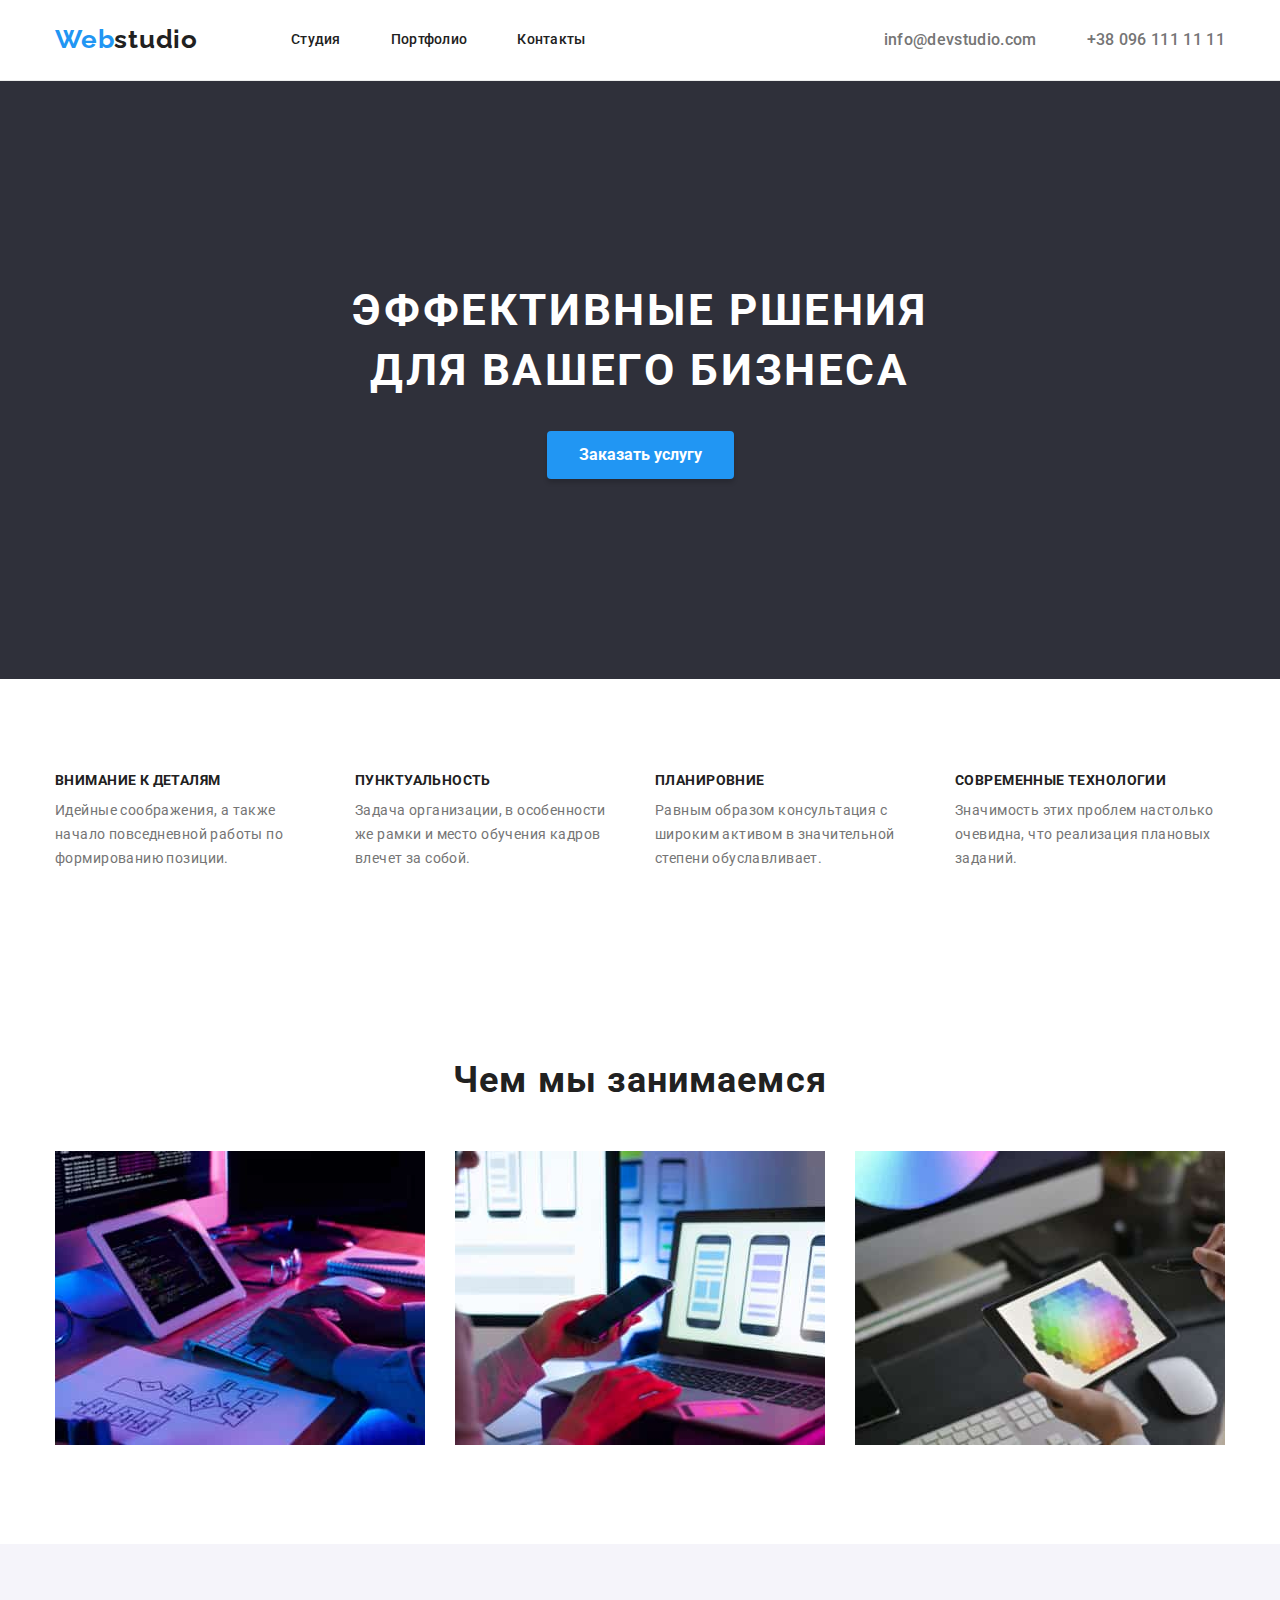
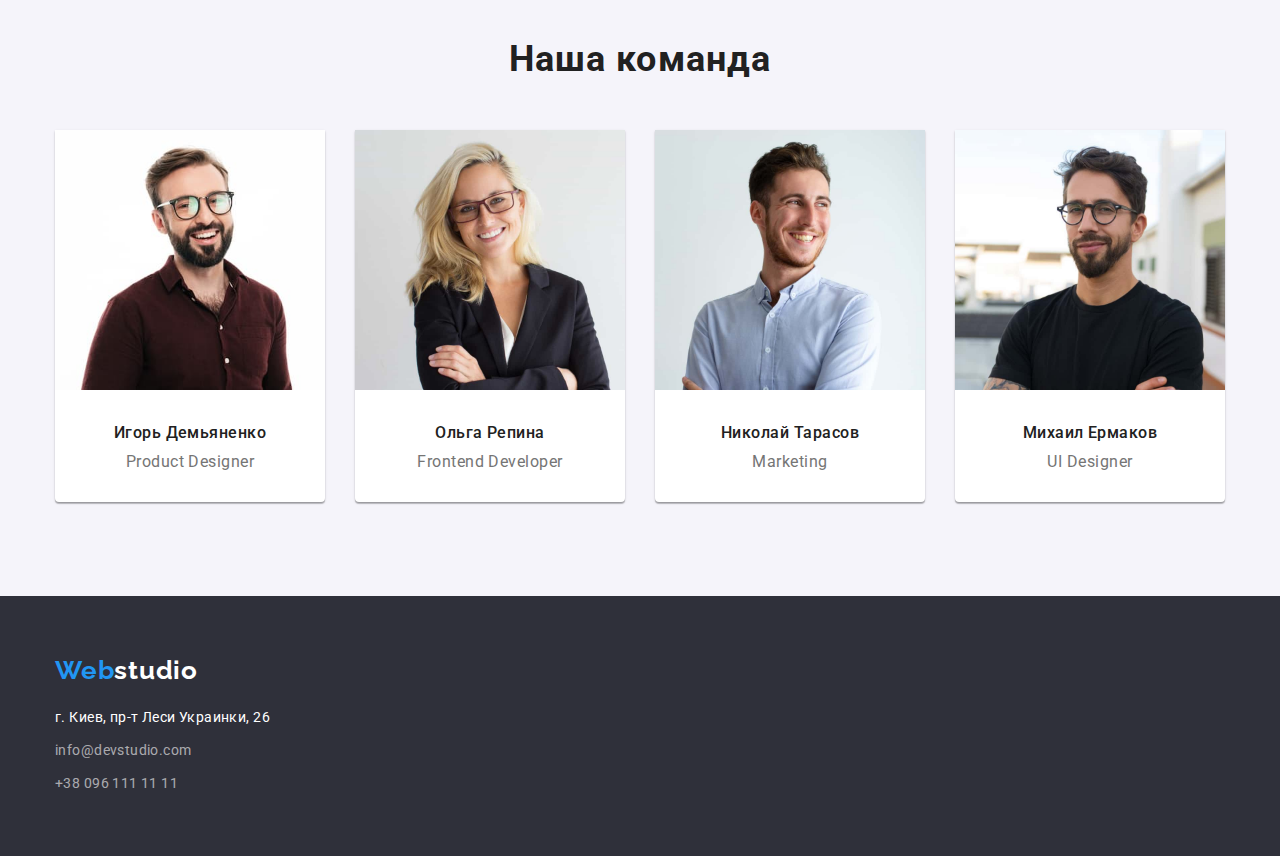
<file: index.html>
<!DOCTYPE html>
<html lang="ru">

<head>
    <meta charset="UTF-8">
    <meta http-equiv="X-UA-Compatible" content="IE=edge">
    <meta name="viewport" content="width=device-width, initial-scale=1.0">
    <title>Webstudio</title>
    <link rel="preconnect" href="https://fonts.gstatic.com">

    <link
        href="https://fonts.googleapis.com/css2?family=Raleway:wght@700&family=Roboto:wght@400;500;700;900&display=swap"
        rel="stylesheet">


    <link rel="stylesheet"
        href="https://cdnjs.cloudflare.com/ajax/libs/modern-normalize/1.0.0/modern-normalize.min.css" />


    <link rel="stylesheet" href="./css/styles.css" />

</head>



<header class="header">
    <div class="container">
        <nav class="header-nav">
            <a href="./index.html" lang="en" class="logo"><span class="logo-accent">Web</span>studio</a>

            <ul class="site-nav">
                <li class="item"> <a href="./index.html" class="test-link">Студия</a></li>
                <li class="item"> <a href="./portfolio.html" class="test-link">Портфолио</a></li>
                <li class="item"> <a href="" class="test-link">Контакты</a></li>
            </ul>
        </nav>

        <ul class="adress">
            <li class="item"> <a href="info@devstudio.com" class="header-adress">info@devstudio.com</a></li>
            <li class="item"> <a href="tel:+380961111111" class="header-adress">+38 096 111 11 11</a></li>
        </ul>
    </div>
</header>


<main>
    <section class="title">
        <div class="title-align">
            <h1 class="main-title">Эффективные ршения<br> для вашего бизнеса</h1>
            <button type="button" class="btn-order">Заказать услугу</button>
        </div>
    </section>


    <section class="section">
        <!-- Скрытый заголовой к Секции2
            <h2>Наши особенности</h2> -->
        <div class="container">
            <ul class="features">
                <li class="features-list">
                    <h3 class="features-title">Внимание к деталям</h3>
                    <p class="features-subject">
                        Идейные соображения, а также начало повседневной работы по формированию позиции.
                    </p>
                </li>

                <li class="features-list">
                    <h3 class="features-title">Пунктуальность</h3>
                    <p class="features-subject">
                        Задача организации, в особенности же рамки и место обучения кадров влечет за собой.
                    </p>
                </li>

                <li class="features-list">
                    <h3 class="features-title">Планировние</h3>
                    <p class="features-subject">
                        Равным образом консультация с широким активом в значительной степени обуславливает.
                    </p>
                </li>

                <li class="features-list">
                    <h3 class="features-title">Современные технологии</h3>
                    <p class="features-subject">
                        Значимость этих проблем настолько очевидна, что реализация плановых заданий.
                    </p>

                </li>
            </ul>
        </div>
    </section>




    <!--Чем занимаемся-->
    <section class="section service-space">
        <div class="container">
            <h2 class="section-title">Чем мы занимаемся</h2>
            <ul class="service">
                <li class="service-item">
                    <img src="./images/img.jpg" alt="Разработка" width="370" height="294">
                </li>

                <li class="service-item">
                    <img src="./images/img1.jpg" alt="Проэктирование" width="370" height="294">
                </li>
                <li class="service-item">
                    <img src="./images/img2.jpg" alt="Дизайн" width="370" height="294">
                </li>
            </ul>
        </div>
    </section>

    <!--TEAM-->
    <section class="section command">
        <div class="container">
            <h2 class="section-title">Наша команда</h2>
            <ul class="team">
                <li class="team-item">
                    <img src="./images/foto1.jpg" alt="Продакт менеджер" width="270" height="260">

                    <div class="member">
                        <h3 class="picture-name">Игорь Демьяненко</h3>
                        <p lang="en" class="position">Product Designer</p>
                    </div>
                </li>

                <li class="team-item">
                    <img src="./images/foto2.jpg" alt="Фронтенд разработчик" width="270" height="260">
                    <div class="member">
                        <h3 class="picture-name">Ольга Репина</h3>
                        <p lang="en" class="position">Frontend Developer</p>
                    </div>
                </li>

                <li class="team-item">
                    <img src="./images/foto3.jpg" alt="Маркетинг" width="270" height="260">

                    <div class="member">
                        <h3 class="picture-name">Николай Тарасов</h3>
                        <p lang="en" class="position">Marketing</p>
                    </div>
                </li>

                <li class="team-item">
                    <img src="./images/foto4.jpg" alt="Дизайнер" width="270" height="260">
                    <div class="member">
                        <h3 class="picture-name">Михаил Ермаков</h3>
                        <p lang="en" class="position">UI Designer</p>
                    </div>
                </li>
            </ul>
        </div>
    </section>
</main>

<!--Контакты-->
<footer class="footer">
    <div class="container">
        <li><a href="./index.html" lang="en" class="logo"><span class="logo-accent">Web</span>studio</a>
        </li>
        <address>
            <ul class="footer-nav">

                <li><a href="https://goo.gl/maps/8NbSCPgEPVCYa1LM7" class="footer-adress">г. Киев, пр-т Леси
                        Украинки,
                        26</a></li>
                <li> <a href="info@devstudio.com" class="footer-adress-mail">info@devstudio.com</a></li>
                <li> <a href="tel:+380961111111" class="footer-adress-tel">+38 096 111 11 11</a></li>
            </ul>
    </div>
    </address>
</footer>

</body>

</html>
</file>
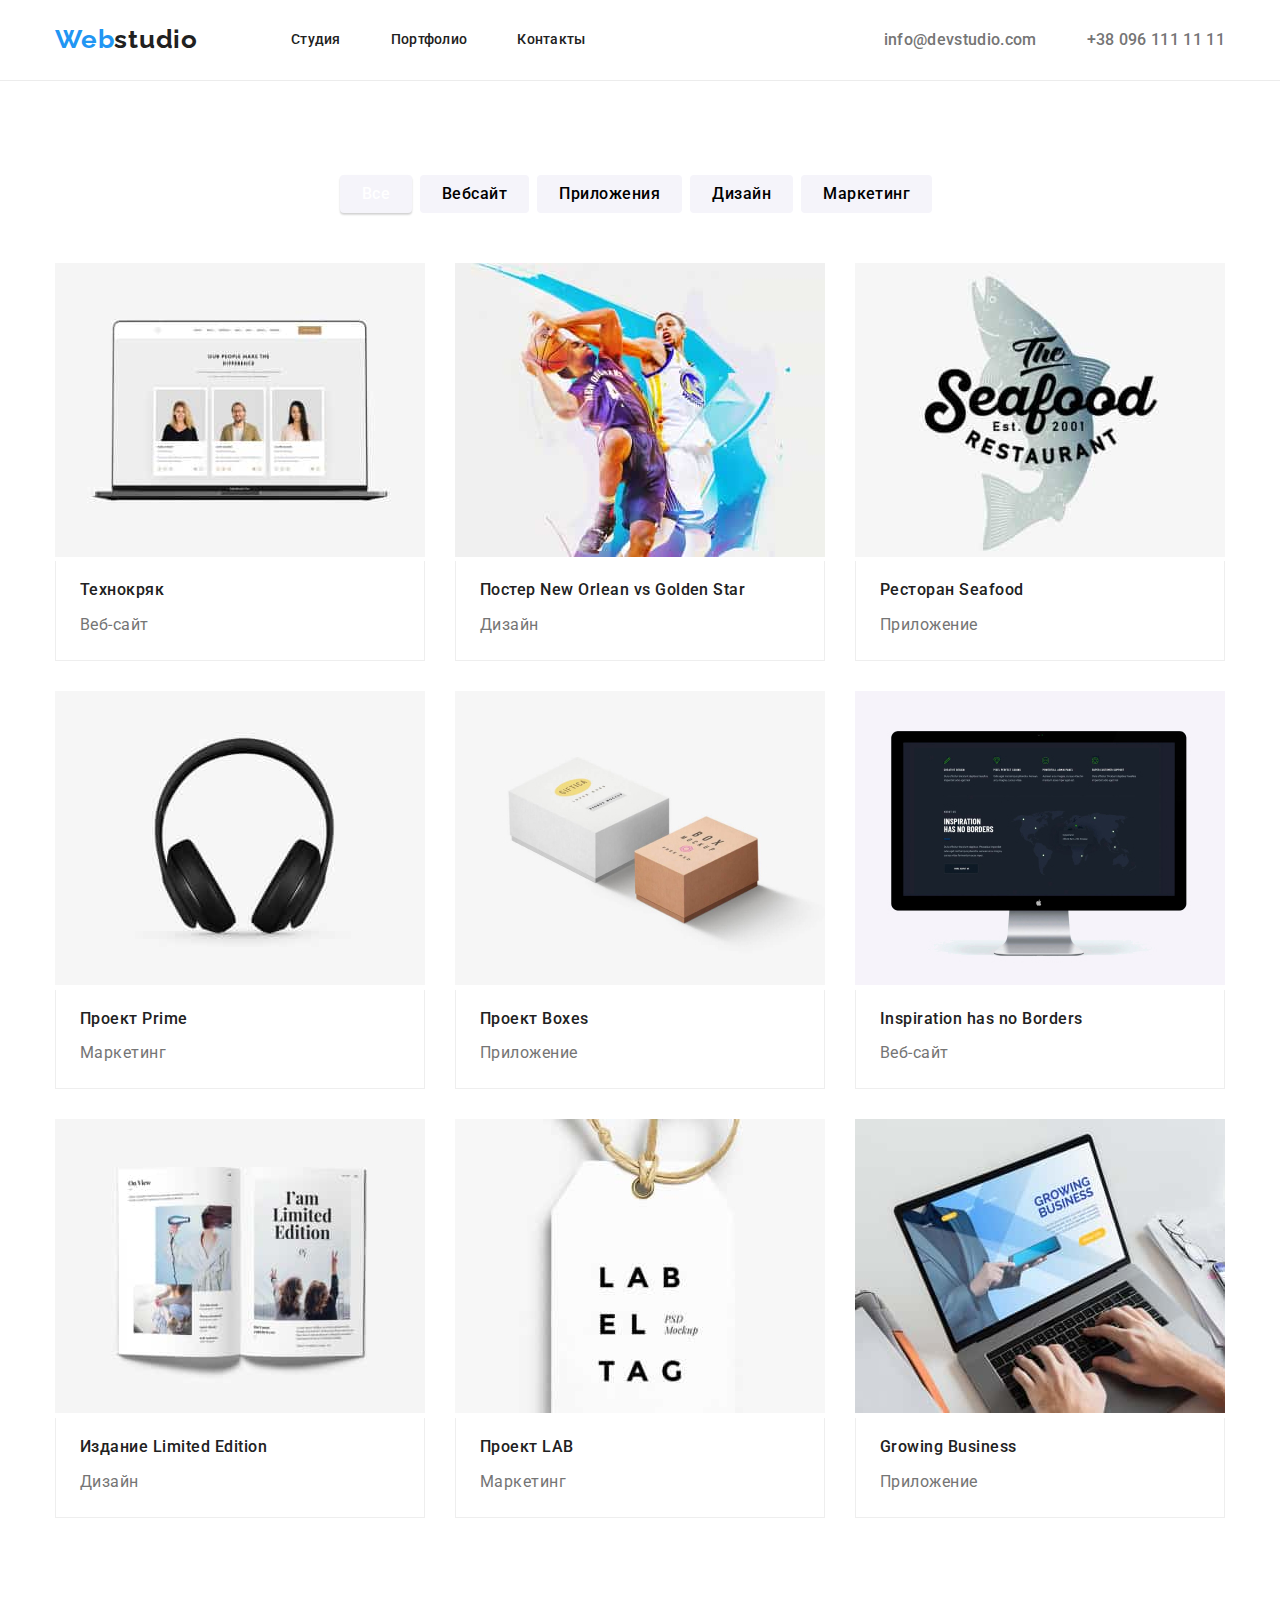
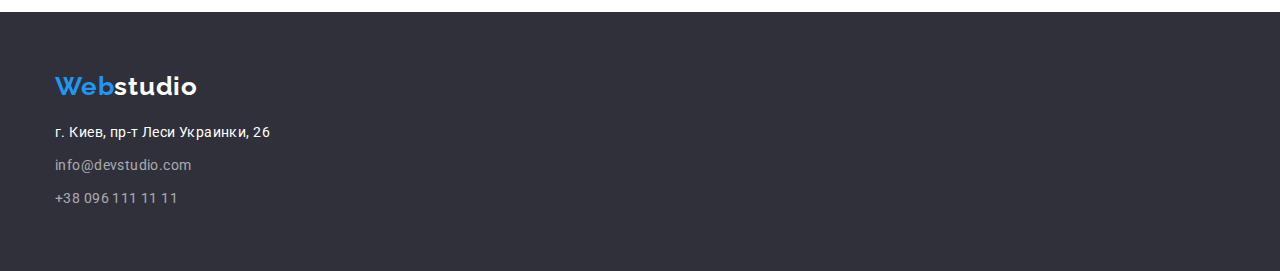
<file: portfolio.html>
<!DOCTYPE html>
<html lang="ru">

<head>
    <meta charset="UTF-8">
    <meta http-equiv="X-UA-Compatible" content="IE=edge">
    <meta name="viewport" content="width=device-width, initial-scale=1.0">
    <title>Webstudio</title>
    <link rel="preconnect" href="https://fonts.gstatic.com">

    <link
        href="https://fonts.googleapis.com/css2?family=Raleway:wght@700&family=Roboto:wght@400;500;700;900&display=swap"
        rel="stylesheet">


    <link rel="stylesheet"
        href="https://cdnjs.cloudflare.com/ajax/libs/modern-normalize/1.0.0/modern-normalize.min.css" />


    <link rel="stylesheet" href="./css/styles.css" />

</head>



<header class="header">
    <div class="container">
        <nav class="header-nav">
            <a href="./index.html" lang="en" class="logo"><span class="logo-accent">Web</span>studio</a>

            <ul class="site-nav">
                <li class="item"> <a href="./index.html" class="test-link">Студия</a></li>
                <li class="item"> <a href="./portfolio.html" class="test-link">Портфолио</a></li>
                <li class="item"> <a href="" class="test-link">Контакты</a></li>
            </ul>
        </nav>

        <ul class="adress">
            <li class="item"> <a href="info@devstudio.com" class="header-adress">info@devstudio.com</a></li>
            <li class="item"> <a href="tel:+380961111111" class="header-adress">+38 096 111 11 11</a></li>
        </ul>
    </div>
</header>


<main>

    <!--Portfolio menu-->
    <section class="section">
        <div class="container">
            <ul class="center">
                <li class="align-horizontal">
                    <button href="" type="button" class="top-menu first">Все</button></li>
                <li class="align-horizontal">
                    <button href="" type="button" class="top-menu">Вебсайт</button></li>
                <li class="align-horizontal">
                    <button href="" type="button" class="top-menu">Приложения</button></li>
                <li class="align-horizontal">
                    <button href="" type="button" class="top-menu">Дизайн</button></li>
                <li class="align-horizontal">
                    <button href="" type="button" class="top-menu">Маркетинг</button></li>
            </ul>


            <!--Portfolio items-->

            <ul class="picture">
                <li class="picture-item">
                    <a href="#" class="link">
                        <img src="./images/img portfolio.jpg" alt="Наша команда" width="370" height="294">
                        <div class="legend">
                            <h3 class="picture-name">Технокряк</h3>
                            <p class="description">Веб-сайт</p>
                        </div>
                    </a>
                </li>

                <li class="picture-item">
                    <a href="#" class="link">
                        <img src="./images/img portfolio 1.jpg" alt="Постер баскетболистов" width="370" height="294">
                        <div class="legend">
                            <h3 lang="en" class="picture-name">Постер <span>New Orlean vs Golden Star</span></h3>
                            <p class="description">Дизайн</p>
                        </div>
                    </a>
                </li>

                <li class="picture-item">
                    <a href="#" class="link">
                        <img src="./images/img portfolio 2.jpg" alt="Логотип Сифуд" width="370" height="294">
                        <div class="legend">
                            <h3 lang="en" class="picture-name">Ресторан <span>Seafood</h3>
                            <p class="description">Приложение</p>
                        </div>
                    </a>
                </li>

                <li class="picture-item">
                    <a href="#" class="link">
                        <img src="./images/img portfolio 3.jpg" alt="Наушники" width="370" height="294">
                        <div class="legend">
                            <h3 lang="en" class="picture-name">Проект Prime</h3>
                            <p class="description">Маркетинг</p>
                        </div>
                    </a>
                </li>

                <li class="picture-item">
                    <a href="#" class="link">
                        <img src="./images/img portfolio 4.jpg" alt="Коробки" width="370" height="294">
                        <div class="legend">
                            <h3 lang="en, ru" class="picture-name">Проект Boxes</h3>
                            <p class="description">Приложение</p>
                        </div>
                    </a>
                </li>

                <li class="picture-item">
                    <a href="#" class="link">
                        <img src="./images/img portfolio 5.jpg" alt="Экран монитора" width="370" height="294">
                        <div class="legend">
                            <h3 lang="en" class="picture-name">Inspiration has no Borders</h3>
                            <p class="description">Веб-сайт</p>
                        </div>
                    </a>
                </li>

                <li class="picture-item">
                    <a href="#" class="link">
                        <img src="./images/img portfolio 6.jpg" alt="Журнал" width="370" height="294">
                        <div class="legend">
                            <h3 lang="en, ru" class="picture-name">Издание Limited Edition</h3>
                            <p class="description">Дизайн</p>
                        </div>
                    </a>
                </li>

                <li class="picture-item">
                    <a href="#" class="link">
                        <img src="./images/img portfolio 7.jpg" alt="Бирка" width="370" height="294">
                        <div class="legend">
                            <h3 lang="en, ru" class="picture-name">Проект LAB</h3>
                            <p class="description">Маркетинг</p>
                        </div>
                    </a>
                </li>

                <li class="picture-item">
                    <a href="#" class="link">
                        <img src="./images/img portfolio 8.jpg" alt="Руки печатают по клавишам ноутбука" width="370"
                            height="294">
                        <div class="legend">
                            <h3 lang="en" class="picture-name">Growing Business</h3>
                            <p class="description">Приложение</p>
                        </div>
                    </a>
                </li>
            </ul>
    </section>
</main>

<!--Контакты-->
<footer class="footer">
    <div class="container">
        <li><a href="./index.html" lang="en" class="logo"><span class="logo-accent">Web</span>studio</a>
        </li>
        <address>
            <ul class="footer-nav">

                <li><a href="https://goo.gl/maps/8NbSCPgEPVCYa1LM7" class="footer-adress">г. Киев, пр-т Леси
                        Украинки,
                        26</a></li>
                <li> <a href="info@devstudio.com" class="footer-adress-mail">info@devstudio.com</a></li>
                <li> <a href="tel:+380961111111" class="footer-adress-tel">+38 096 111 11 11</a></li>
            </ul>
    </div>
    </address>
</footer>

</body>

</html>
</file>
<file: css/styles.css>
:root {
    --text-color: #212121;  /*коричневый*/
    --color-link: #2196F3;  /*голубой*/
    --color-tipe: #757575;  /*серый*/
    --main-color: #FFFFFF;  /*белый*/
    --color-font: #2F303A;  /*темно серый*/

    --bg-color-light: #f5f4fa; 
    --opposite-basic-color: #000000;
    --card-set-gap: 30px;
}




body {
   font-family: 'Roboto', sans-serif;
   color: var(--text-color);
}

.logo {
    
    font-family: Raleway;
    font-weight: 700;
    font-size: 26px;
    line-height: 1.15;
    font-style: normal;
    color: var(--text-color);
    letter-spacing: 0.03em;
    margin-right: 93px;
    /*margin-left: 200px;*/
    
}
.logo-accent {
    color: var(--color-link);
}

h1,
h2,
h3,
h4,
h5,
h6,
p {
    margin-top: 0;
    margin-bottom: 0;
}

ul{
    list-style: none;
    padding: 0;
    margin: 0;
}

a {
    text-decoration: none;
    /* Убираем подчеркивание */
}

li {
display: list-item;
text-align: -webkit-match-parent;

list-style-type: none;
    /* Убираем маркеры */
}

.header {
    border-bottom: 1px solid #ececec;
}

*,
::after,
::before {
    box-sizing: border-box;
}

header {
    display: block;
}

.header > .container {
    display: flex;
    align-items: center;
}


.container { 
    margin-left: auto;
    margin-right: auto;
    width: 1200px;
    padding-left: 15px;
    padding-right: 15px;
}

.header-nav, .adress, .site-nav{
    display: flex;
    align-items: center;
}

.item:not(:last-child) {
    margin-right: 50px;
}

.item:last-child{
    margin-right: 0;
}

.header-adress {
color: var(--color-tipe);

font-weight: 500;
line-height: 14px;
 line-height: 1.14;
 letter-spacing: 0.02em;
 margin-left: auto;
}
.adress {
    /*display: flex;*/
    margin-left: auto;
}

.test-link:hover,
.header-adress:hover,
.footer-adress:hover,
.test-link:focus,
.header-adress:focus,
.footer-adress:focus
{
    color: var(--color-link);
}

.test-link {
    display: block;
    font-weight: 500;
    font-size: 14px;
    line-height: 1.14;
    color: var(--text-color);
    letter-spacing: 0.02em;
     padding-top: 32px;
     padding-bottom: 32px;
}

/*MAIN*/
 
.main-title {
    color: var(--main-color);
     text-transform: uppercase;
     font-size: 44px;
     font-weight: 900px;
     letter-spacing: 0.06em;
     line-height: 1.36;
     margin-top: 0;
     margin-bottom: 30px;
}

.title {
    background-color: var(--color-font);

    padding-top: 200px;
    padding-bottom: 200px;
}


.title-align {
    margin-left: auto;
    margin-right: auto;
    width: 696px;
    
    text-align: center;
}

.btn-order {
    color: var(--main-color);
    background-color: var(--color-link);
    font-weight: 700;
    font-size: 16px;
    line-height: 1.8;

    border: none;
    box-shadow: 0px 4px 4px rgb(0 0 0 / 15%);
    border-radius: 4px;

    padding: 10px 32px;
    cursor: pointer;

    display: inline-block;

    cursor: pointer;
}

.section {
    padding-top: 94px;
    padding-bottom: 94px;
   
}

div, section, p, h2{
    display: block;
}

.features-list {
    /*width: 270px;
    margin-right: 30px;
    margin-bottom: 30px; */
    flex-basis: calc(100% / 4 - var(--card-set-gap));
    display: block;
    margin-right: var(--card-set-gap);
    }

   /* .features-list:nth-child(3n){
        margin-right: 0;
    }
    */

.features{
    display: flex;
    flex-wrap: wrap;
    margin-right: calc(-1 * var(--card-set-gap));
}

.features-title {
   color: var(--text-color);
   font-size: 14px;
   font-weight: 700;
   line-height: 1.14;
   letter-spacing: 0.03em;
   text-transform: uppercase;

   margin-top: 0;
   margin-bottom: 10px;
}



.features-subject {
    color: var(--color-tipe);
    /*font-weight: 400;*/
    font-size: 14px;
    line-height: 1.71;
    letter-spacing: 0.03em;

    margin-top: 0;
    margin-bottom: 0;
}

.command {
    background-color: var(--bg-color-light);
}

.section-title {
    font-size: 36px;
    font-weight: 700;
    line-height: 1.17;
    letter-spacing: 0.03em;
    text-align: center;
    margin-top: 0;
    margin-bottom: 50px;
}

.service {
    display: flex;
    flex-wrap: wrap;
    margin-right: calc(-1 * var(--card-set-gap));
}

.service-item {
    flex-basis: calc(100% / 3 - var(--card-set-gap));
    margin-right: var(--card-set-gap);
}


/* TEAM */

.team {
    display: flex;
    flex-wrap: wrap;
    margin-right: calc(-1 * var(--card-set-gap));
}

.team-item {
    flex-basis: calc(100% / 4 - var(--card-set-gap));
    margin-right: var(--card-set-gap);
    background-color: var(--main-color);
    box-shadow: 0px 1px 3px rgba(0, 0, 0, 0.12), 
                0px 1px 1px rgba(0, 0, 0, 0.14),
                0px 2px 1px rgba(0, 0, 0, 0.2);
    border-radius: 0px 0px 4px 4px;
}

.member {
    padding: 30px 0;
    display: block;
    
}

.picture-name {
    color: var(--text-color);
    font-size: 16px;
    font-weight: 500;
    line-height: 1.18;
    letter-spacing: 0.03em;
    text-align: center;
    margin-top: 0px;
    margin-bottom: 10px;
}

.position {
    color: var(--color-tipe);
   
    font-size: 16px;
    line-height: 1.18;
    letter-spacing: 0.03em;
    text-align: center;
    margin-top: 0px;
    margin-bottom: 0px;
}



/* FOOTER */

.footer {
    background-color: var(--color-font);
    padding-top: 60px;
    padding-bottom: 60px;
}

footer .logo {
    color: var(--main-color);
    display: inline-block;
    margin-bottom: 20px;
}

address {
    display: block;
    font-style: italic;
}

.footer-adress {
    color: var(--main-color);
    font-style: normal;
    font-size: 14px;
    line-height: 1.71;
    letter-spacing: 0.03em;
}

.footer-adress-mail,
.footer-adress-tel {
font-style: normal;
font-size: 14px;
line-height: 1.71;
letter-spacing: 0.03em;

color: rgba(255, 255, 255, 0.6);

display: block;
margin-top: 9px;
}

.footer-adress-mail:hover,
.footer-adress-tel:hover,
.footer-adress-mail:focus,
.footer-adress-tel:focus {
    color: var(--color-link);
}

/*PORTFOLIO*/

.center {
    display: flex;
    justify-content: center;
    margin-bottom: 50px;
}

.align-horizontal {
    margin-right: 8px;
}

.first {
    color: var(--main-color);
    background-color: var(--color-link);
    box-shadow: 0px 2px 2px rgb(0 0 0 / 12%),
                0px 1px 2px rgb(0 0 0 / 8%);
}



.top-menu {
 font-weight: 500;
 font-size: 16px;
 line-height: 1.63;
 letter-spacing: 0.03em;
 background-color: var(--bg-color-light);
 border: none;
 
 border-radius: 4px;
 padding: 6px 22px;
}

.top-menu:hover,
.top-menu:focus {
color: var(--main-color);
background-color: var(--color-link);
}

.top-menu {
cursor: pointer;
}





.picture {
    display: flex;
    flex-wrap: wrap;
    margin-right: calc(-1 * var(--card-set-gap));
    margin-bottom: calc(-1 * var(--card-set-gap));
}

.picture-item {
    flex-basis: calc(100% / 3 - var(--card-set-gap));
    margin-right: var(--card-set-gap);
    margin-bottom: var(--card-set-gap);
}

.legend .picture-name {
    text-align: left;
}

.legend {
    display: block;
    padding: 20px 24px;
    border-bottom: 1px solid #eeeeee;
    border-left: 1px solid #eeeeee;
    border-right: 1px solid #eeeeee;
}


.description{
    color: var(--color-tipe);
    font-weight: 400;
    font-size: 16px;
    line-height: 1.87;
    letter-spacing: 0.03em;

}
</file>
